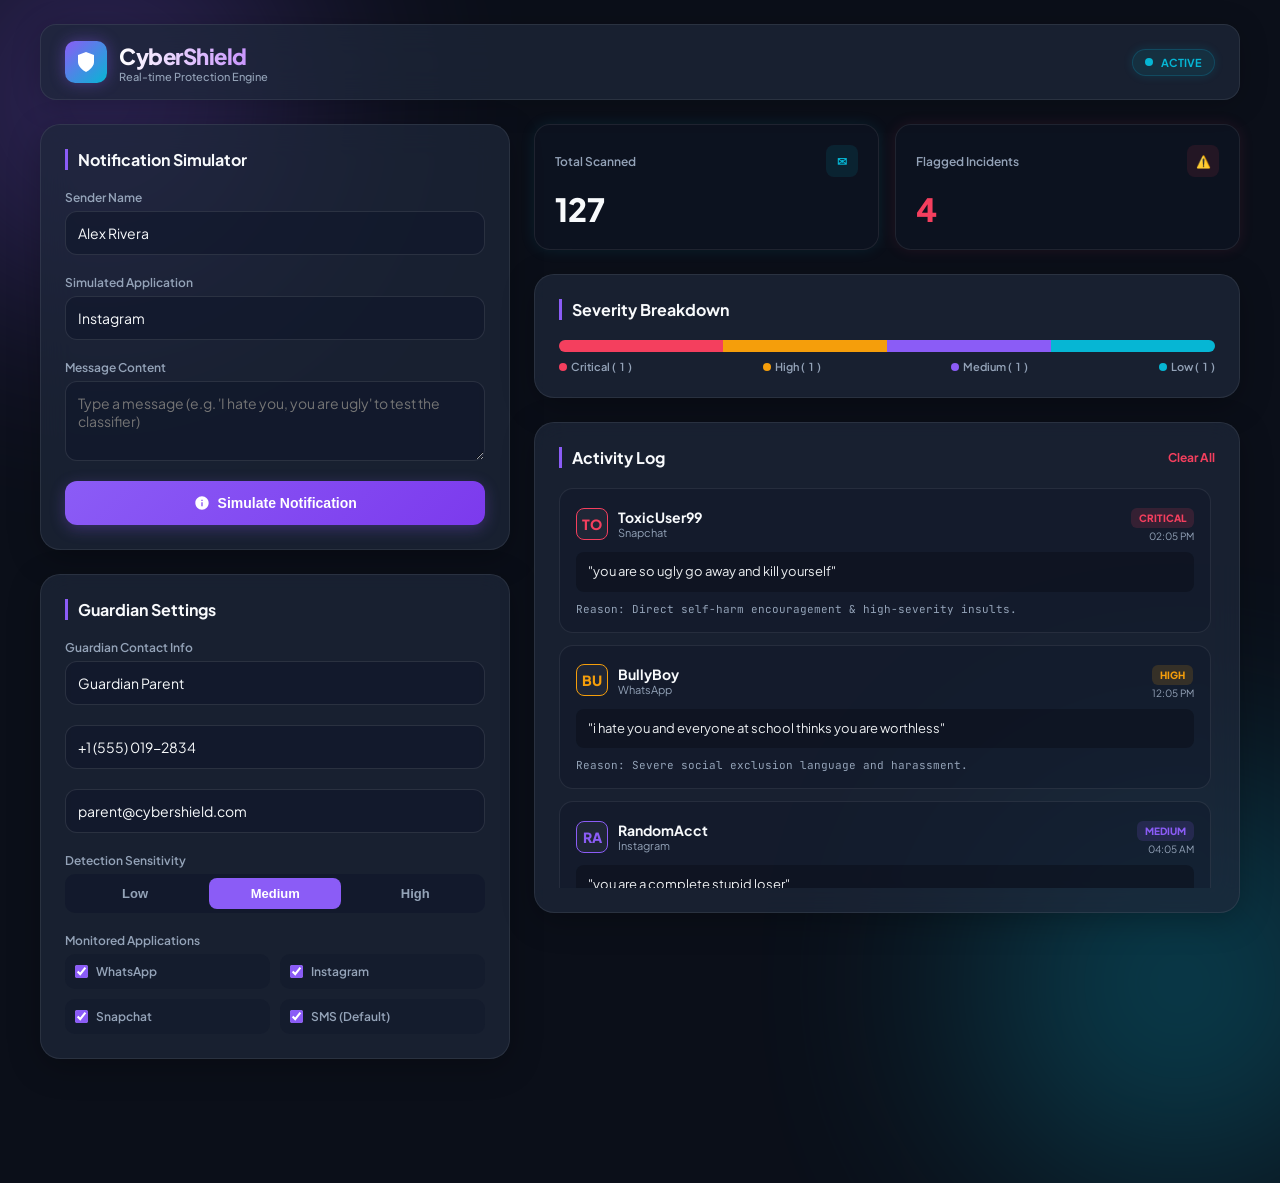
<file: cybershield_demo.html>
<!DOCTYPE html>
<html lang="en">
<head>
    <meta charset="UTF-8">
    <meta name="viewport" content="width=device-width, initial-scale=1.0">
    <title>CyberShield | Real-time Bullying Protection Dashboard</title>
    <link href="https://fonts.googleapis.com/css2?family=Plus+Jakarta+Sans:wght@400;500;600;700;800&family=JetBrains+Mono:wght@400;500;700&display=swap" rel="stylesheet">
    <style>
        :root {
            --dark-bg: #0b0f19;
            --card-bg: rgba(30, 41, 59, 0.7);
            --card-border: rgba(255, 255, 255, 0.08);
            --cyan-accent: #06b6d4;
            --purple-accent: #8b5cf6;
            --amber-accent: #f59e0b;
            --rose-accent: #f43f5e;
            --light-text: #f8fafc;
            --muted-text: #94a3b8;
            --glow-cyan: rgba(6, 182, 212, 0.15);
            --glow-purple: rgba(139, 92, 246, 0.15);
            --glow-rose: rgba(244, 63, 94, 0.15);
        }

        * {
            box-sizing: border-box;
            margin: 0;
            padding: 0;
            user-select: none;
        }

        body {
            font-family: 'Plus Jakarta Sans', sans-serif;
            background-color: var(--dark-bg);
            color: var(--light-text);
            min-height: 100vh;
            overflow-x: hidden;
            position: relative;
            padding: 24px;
        }

        /* Glowing background effects */
        body::before, body::after {
            content: '';
            position: absolute;
            width: 400px;
            height: 400px;
            border-radius: 50%;
            filter: blur(120px);
            z-index: -1;
            opacity: 0.3;
        }

        body::before {
            top: -100px;
            left: -100px;
            background: var(--purple-accent);
        }

        body::after {
            bottom: -100px;
            right: -100px;
            background: var(--cyan-accent);
        }

        .container {
            max-width: 1200px;
            margin: 0 auto;
            display: flex;
            flex-direction: column;
            gap: 24px;
        }

        /* Header design */
        header {
            display: flex;
            justify-content: space-between;
            align-items: center;
            padding: 16px 24px;
            background: var(--card-bg);
            backdrop-filter: blur(16px);
            border: 1px solid var(--card-border);
            border-radius: 16px;
            box-shadow: 0 4px 30px rgba(0, 0, 0, 0.2);
        }

        .logo-section {
            display: flex;
            align-items: center;
            gap: 12px;
        }

        .logo-icon {
            width: 42px;
            height: 42px;
            background: linear-gradient(135deg, var(--purple-accent), var(--cyan-accent));
            border-radius: 10px;
            display: flex;
            align-items: center;
            justify-content: center;
            box-shadow: 0 0 15px rgba(139, 92, 246, 0.4);
        }

        .logo-icon svg {
            width: 24px;
            height: 24px;
            fill: white;
        }

        .logo-text h1 {
            font-size: 22px;
            font-weight: 800;
            letter-spacing: -0.5px;
            background: linear-gradient(to right, #ffffff, #c084fc);
            -webkit-background-clip: text;
            -webkit-text-fill-color: transparent;
        }

        .logo-text p {
            font-size: 11px;
            color: var(--muted-text);
            font-weight: 500;
        }

        .status-badge {
            display: flex;
            align-items: center;
            gap: 8px;
            background: rgba(6, 182, 212, 0.1);
            border: 1px solid rgba(6, 182, 212, 0.2);
            padding: 6px 12px;
            border-radius: 20px;
            font-size: 11px;
            font-weight: 700;
            color: var(--cyan-accent);
            text-transform: uppercase;
            box-shadow: 0 0 10px var(--glow-cyan);
            animation: pulse 2s infinite;
        }

        .status-dot {
            width: 8px;
            height: 8px;
            background-color: var(--cyan-accent);
            border-radius: 50%;
        }

        @keyframes pulse {
            0% { transform: scale(1); opacity: 0.9; }
            50% { transform: scale(1.05); opacity: 1; }
            100% { transform: scale(1); opacity: 0.9; }
        }

        /* Two-column layout */
        .dashboard-grid {
            display: grid;
            grid-template-columns: 1fr 1.5fr;
            gap: 24px;
        }

        @media (max-width: 900px) {
            .dashboard-grid {
                grid-template-columns: 1fr;
            }
        }

        /* Card styles */
        .card {
            background: var(--card-bg);
            backdrop-filter: blur(16px);
            border: 1px solid var(--card-border);
            border-radius: 20px;
            padding: 24px;
            box-shadow: 0 8px 32px rgba(0, 0, 0, 0.25);
            display: flex;
            flex-direction: column;
            gap: 20px;
            transition: transform 0.2s ease, box-shadow 0.2s ease;
        }

        .card:hover {
            border-color: rgba(255, 255, 255, 0.12);
        }

        .card-title {
            font-size: 16px;
            font-weight: 700;
            color: var(--light-text);
            border-left: 3px solid var(--purple-accent);
            padding-left: 10px;
        }

        /* Forms and Controls */
        .input-group {
            display: flex;
            flex-direction: column;
            gap: 6px;
        }

        .input-group label {
            font-size: 12px;
            font-weight: 600;
            color: var(--muted-text);
        }

        input[type="text"], input[type="tel"], input[type="email"], textarea {
            background: rgba(15, 23, 42, 0.6);
            border: 1px solid rgba(255, 255, 255, 0.1);
            border-radius: 12px;
            padding: 12px;
            color: var(--light-text);
            font-family: inherit;
            font-size: 14px;
            transition: all 0.2s;
        }

        input:focus, textarea:focus {
            outline: none;
            border-color: var(--purple-accent);
            box-shadow: 0 0 10px rgba(139, 92, 246, 0.2);
        }

        /* Buttons */
        .btn {
            background: linear-gradient(135deg, var(--purple-accent), #7c3aed);
            color: white;
            border: none;
            border-radius: 12px;
            padding: 14px;
            font-size: 14px;
            font-weight: 700;
            cursor: pointer;
            transition: all 0.2s;
            display: flex;
            align-items: center;
            justify-content: center;
            gap: 8px;
            box-shadow: 0 4px 15px rgba(139, 92, 246, 0.3);
        }

        .btn:hover {
            transform: translateY(-1px);
            box-shadow: 0 6px 20px rgba(139, 92, 246, 0.5);
        }

        .btn:active {
            transform: translateY(1px);
        }

        .btn-secondary {
            background: rgba(255, 255, 255, 0.05);
            border: 1px solid rgba(255, 255, 255, 0.1);
            color: var(--light-text);
        }

        .btn-secondary:hover {
            background: rgba(255, 255, 255, 0.1);
            box-shadow: none;
        }

        /* Stats grid */
        .stats-grid {
            display: grid;
            grid-template-columns: 1fr 1fr;
            gap: 16px;
        }

        .stat-card {
            background: rgba(15, 23, 42, 0.4);
            border: 1px solid var(--card-border);
            border-radius: 16px;
            padding: 20px;
            display: flex;
            flex-direction: column;
            gap: 12px;
            position: relative;
            overflow: hidden;
        }

        .stat-header {
            display: flex;
            justify-content: space-between;
            align-items: center;
            color: var(--muted-text);
            font-size: 12px;
            font-weight: 600;
        }

        .stat-value {
            font-size: 32px;
            font-weight: 800;
            color: var(--light-text);
        }

        .stat-icon {
            width: 32px;
            height: 32px;
            border-radius: 8px;
            display: flex;
            align-items: center;
            justify-content: center;
        }

        /* Sensitivity slider */
        .sensitivity-toggle {
            display: grid;
            grid-template-columns: 1fr 1fr 1fr;
            gap: 8px;
            background: rgba(15, 23, 42, 0.6);
            padding: 4px;
            border-radius: 10px;
        }

        .sens-btn {
            background: transparent;
            border: none;
            color: var(--muted-text);
            padding: 8px;
            font-weight: 700;
            font-size: 13px;
            border-radius: 8px;
            cursor: pointer;
            transition: all 0.2s;
        }

        .sens-btn.active {
            background: var(--purple-accent);
            color: white;
        }

        /* Severity progress bar */
        .severity-bar-container {
            display: flex;
            flex-direction: column;
            gap: 8px;
        }

        .severity-bar {
            height: 12px;
            border-radius: 6px;
            background: rgba(255, 255, 255, 0.05);
            display: flex;
            overflow: hidden;
        }

        .sev-segment {
            height: 100%;
            transition: width 0.3s ease;
        }

        .sev-critical { background-color: var(--rose-accent); }
        .sev-high { background-color: var(--amber-accent); }
        .sev-medium { background-color: var(--purple-accent); }
        .sev-low { background-color: var(--cyan-accent); }

        .legend {
            display: flex;
            justify-content: space-between;
            font-size: 11px;
            color: var(--muted-text);
            font-weight: 600;
            flex-wrap: wrap;
            gap: 8px;
        }

        .legend-item {
            display: flex;
            align-items: center;
            gap: 4px;
        }

        .dot {
            width: 8px;
            height: 8px;
            border-radius: 50%;
        }

        /* Incident List layout */
        .log-header {
            display: flex;
            justify-content: space-between;
            align-items: center;
        }

        .clear-btn {
            font-size: 12px;
            color: var(--rose-accent);
            cursor: pointer;
            font-weight: 700;
        }

        .incident-list {
            display: flex;
            flex-direction: column;
            gap: 12px;
            max-height: 400px;
            overflow-y: auto;
            padding-right: 4px;
        }

        /* Custom Scrollbar */
        .incident-list::-webkit-scrollbar {
            width: 6px;
        }
        .incident-list::-webkit-scrollbar-track {
            background: rgba(0, 0, 0, 0.1);
        }
        .incident-list::-webkit-scrollbar-thumb {
            background: rgba(255, 255, 255, 0.1);
            border-radius: 3px;
        }

        .incident-row {
            background: rgba(15, 23, 42, 0.4);
            border: 1px solid var(--card-border);
            border-radius: 14px;
            padding: 16px;
            display: flex;
            flex-direction: column;
            gap: 10px;
            animation: slideIn 0.3s ease-out;
        }

        @keyframes slideIn {
            from { transform: translateY(10px); opacity: 0; }
            to { transform: translateY(0); opacity: 1; }
        }

        .incident-top {
            display: flex;
            justify-content: space-between;
            align-items: center;
        }

        .sender-info {
            display: flex;
            align-items: center;
            gap: 10px;
        }

        .avatar {
            width: 32px;
            height: 32px;
            border-radius: 8px;
            display: flex;
            align-items: center;
            justify-content: center;
            font-weight: 800;
            font-size: 14px;
        }

        .sender-name {
            font-size: 14px;
            font-weight: 700;
        }

        .app-name {
            font-size: 11px;
            color: var(--muted-text);
        }

        .badge {
            font-size: 10px;
            font-weight: 800;
            padding: 4px 8px;
            border-radius: 6px;
            text-transform: uppercase;
        }

        .badge-critical { background: rgba(244, 63, 94, 0.15); color: var(--rose-accent); }
        .badge-high { background: rgba(245, 158, 11, 0.15); color: var(--amber-accent); }
        .badge-medium { background: rgba(139, 92, 246, 0.15); color: var(--purple-accent); }
        .badge-low { background: rgba(6, 182, 212, 0.15); color: var(--cyan-accent); }

        .time-text {
            font-size: 10px;
            color: var(--muted-text);
            margin-top: 4px;
            text-align: right;
        }

        .message-box {
            background: rgba(11, 15, 25, 0.5);
            border-radius: 8px;
            padding: 10px 12px;
            font-size: 13px;
            line-height: 1.5;
            color: rgba(248, 250, 252, 0.95);
        }

        .reason-text {
            font-family: 'JetBrains Mono', monospace;
            font-size: 11px;
            color: var(--muted-text);
        }

        .empty-state {
            display: flex;
            flex-direction: column;
            align-items: center;
            justify-content: center;
            padding: 40px;
            gap: 12px;
            color: var(--muted-text);
        }

        .empty-state svg {
            width: 48px;
            height: 48px;
            stroke: var(--cyan-accent);
            opacity: 0.5;
        }

        .app-select-grid {
            display: grid;
            grid-template-columns: 1fr 1fr;
            gap: 10px;
        }

        .app-checkbox {
            display: flex;
            align-items: center;
            gap: 8px;
            background: rgba(15, 23, 42, 0.4);
            padding: 10px;
            border-radius: 10px;
            cursor: pointer;
            font-size: 12px;
            font-weight: 600;
        }

        .app-checkbox input {
            accent-color: var(--purple-accent);
        }
    </style>
</head>
<body>
    <div class="container">
        <!-- Header -->
        <header>
            <div class="logo-section">
                <div class="logo-icon">
                    <svg viewBox="0 0 24 24">
                        <path d="M12 22s8-4 8-10V5l-8-3-8 3v7c0 6 8 10 8 10z"/>
                    </svg>
                </div>
                <div class="logo-text">
                    <h1>CyberShield</h1>
                    <p>Real-time Protection Engine</p>
                </div>
            </div>
            <div class="status-badge" id="statusPill">
                <div class="status-dot"></div>
                <span>Active</span>
            </div>
        </header>

        <!-- Main Body -->
        <div class="dashboard-grid">
            <!-- Left Side: Simulator and Settings -->
            <div style="display: flex; flex-direction: column; gap: 24px;">
                <!-- Simulator Control Panel -->
                <div class="card">
                    <div class="card-title">Notification Simulator</div>
                    <div class="input-group">
                        <label for="senderName">Sender Name</label>
                        <input type="text" id="senderName" value="Alex Rivera" placeholder="Enter name...">
                    </div>
                    <div class="input-group">
                        <label for="appSource">Simulated Application</label>
                        <input type="text" id="appSource" value="Instagram" placeholder="e.g. WhatsApp, Instagram...">
                    </div>
                    <div class="input-group">
                        <label for="messageContent">Message Content</label>
                        <textarea id="messageContent" rows="3" placeholder="Type a message (e.g. 'I hate you, you are ugly' to test the classifier)"></textarea>
                    </div>
                    <button class="btn" onclick="simulateAlert()">
                        <svg width="16" height="16" fill="white" viewBox="0 0 24 24"><path d="M12 2C6.48 2 2 6.48 2 12s4.48 10 10 10 10-4.48 10-10S17.52 2 12 2zm1 15h-2v-6h2v6zm0-8h-2V7h2v2z"/></svg>
                        Simulate Notification
                    </button>
                </div>

                <!-- Settings Card -->
                <div class="card">
                    <div class="card-title">Guardian Settings</div>
                    <div class="input-group">
                        <label>Guardian Contact Info</label>
                        <input type="text" id="guardName" placeholder="Guardian Name" value="Guardian Parent">
                    </div>
                    <div class="input-group">
                        <input type="tel" id="guardPhone" placeholder="Guardian Phone" value="+1 (555) 019-2834">
                    </div>
                    <div class="input-group">
                        <input type="email" id="guardEmail" placeholder="Guardian Email" value="parent@cybershield.com">
                    </div>
                    
                    <div class="input-group">
                        <label>Detection Sensitivity</label>
                        <div class="sensitivity-toggle">
                            <button class="sens-btn" onclick="setSensitivity('Low')" id="sens-Low">Low</button>
                            <button class="sens-btn active" onclick="setSensitivity('Medium')" id="sens-Medium">Medium</button>
                            <button class="sens-btn" onclick="setSensitivity('High')" id="sens-High">High</button>
                        </div>
                    </div>

                    <div class="input-group">
                        <label>Monitored Applications</label>
                        <div class="app-select-grid">
                            <label class="app-checkbox"><input type="checkbox" checked> WhatsApp</label>
                            <label class="app-checkbox"><input type="checkbox" checked> Instagram</label>
                            <label class="app-checkbox"><input type="checkbox" checked> Snapchat</label>
                            <label class="app-checkbox"><input type="checkbox" checked> SMS (Default)</label>
                        </div>
                    </div>
                </div>
            </div>

            <!-- Right Side: Live Dashboard -->
            <div style="display: flex; flex-direction: column; gap: 24px;">
                <!-- Stats Overview -->
                <div class="stats-grid">
                    <div class="stat-card" style="box-shadow: 0 0 15px rgba(6, 182, 212, 0.1);">
                        <div class="stat-header">
                            <span>Total Scanned</span>
                            <div class="stat-icon" style="background: rgba(6, 182, 212, 0.1); color: var(--cyan-accent);">✉</div>
                        </div>
                        <div class="stat-value" id="scannedCount">127</div>
                    </div>
                    <div class="stat-card" style="box-shadow: 0 0 15px rgba(244, 63, 94, 0.1);">
                        <div class="stat-header">
                            <span>Flagged Incidents</span>
                            <div class="stat-icon" style="background: rgba(244, 63, 94, 0.1); color: var(--rose-accent);">⚠️</div>
                        </div>
                        <div class="stat-value" id="flaggedCount" style="color: var(--rose-accent);">4</div>
                    </div>
                </div>

                <!-- Severity Breakdown -->
                <div class="card">
                    <div class="card-title">Severity Breakdown</div>
                    <div class="severity-bar-container">
                        <div class="severity-bar">
                            <div class="sev-segment sev-critical" id="bar-critical" style="width: 25%;"></div>
                            <div class="sev-segment sev-high" id="bar-high" style="width: 25%;"></div>
                            <div class="sev-segment sev-medium" id="bar-medium" style="width: 25%;"></div>
                            <div class="sev-segment sev-low" id="bar-low" style="width: 25%;"></div>
                        </div>
                        <div class="legend">
                            <div class="legend-item"><div class="dot sev-critical"></div>Critical (<span id="lbl-critical">1</span>)</div>
                            <div class="legend-item"><div class="dot sev-high"></div>High (<span id="lbl-high">1</span>)</div>
                            <div class="legend-item"><div class="dot sev-medium"></div>Medium (<span id="lbl-medium">1</span>)</div>
                            <div class="legend-item"><div class="dot sev-low"></div>Low (<span id="lbl-low">1</span>)</div>
                        </div>
                    </div>
                </div>

                <!-- Activity Log -->
                <div class="card">
                    <div class="log-header">
                        <div class="card-title">Activity Log</div>
                        <div class="clear-btn" onclick="clearLogs()">Clear All</div>
                    </div>
                    <div class="incident-list" id="incidentList">
                        <!-- Items populated dynamically -->
                    </div>
                </div>
            </div>
        </div>
    </div>

    <!-- Logic Script -->
    <script>
        // Initial Mock Data
        let scanned = 127;
        let flagged = 4;
        let sensitivity = 'Medium';

        let incidents = [
            {
                id: 1,
                sender: "ToxicUser99",
                source: "Snapchat",
                message: "you are so ugly go away and kill yourself",
                severity: "CRITICAL",
                reason: "Direct self-harm encouragement & high-severity insults.",
                timestamp: Date.now() - 3600000 * 2
            },
            {
                id: 2,
                sender: "BullyBoy",
                source: "WhatsApp",
                message: "i hate you and everyone at school thinks you are worthless",
                severity: "HIGH",
                reason: "Severe social exclusion language and harassment.",
                timestamp: Date.now() - 3600000 * 4
            },
            {
                id: 3,
                sender: "RandomAcct",
                source: "Instagram",
                message: "you are a complete stupid loser",
                severity: "MEDIUM",
                reason: "Insulting and derogatory name-calling.",
                timestamp: Date.now() - 3600000 * 12
            },
            {
                id: 4,
                sender: "Annoyer",
                source: "SMS",
                message: "go away stop talking to us",
                severity: "LOW",
                reason: "Mild exclusion / annoyance markers.",
                timestamp: Date.now() - 3600000 * 24
            }
        ];

        // Bullying classification database
        const keywords = {
            critical: ["kill yourself", "die", "suicide", "hang yourself"],
            high: ["hate", "worthless", "ugly", "destroy", "harass"],
            medium: ["stupid", "loser", "idiot", "jerk", "fool"],
            low: ["go away", "annoying", "shut up", "dumb"]
        };

        function updateUI() {
            document.getElementById('scannedCount').innerText = scanned;
            document.getElementById('flaggedCount').innerText = flagged;

            // Count severities
            let counts = { CRITICAL: 0, HIGH: 0, MEDIUM: 0, LOW: 0 };
            incidents.forEach(inc => {
                counts[inc.severity]++;
            });

            // Update Breakdown counts
            document.getElementById('lbl-critical').innerText = counts.CRITICAL;
            document.getElementById('lbl-high').innerText = counts.HIGH;
            document.getElementById('lbl-medium').innerText = counts.MEDIUM;
            document.getElementById('lbl-low').innerText = counts.LOW;

            // Update segments
            let total = incidents.length || 1;
            document.getElementById('bar-critical').style.width = `${(counts.CRITICAL / total) * 100}%`;
            document.getElementById('bar-high').style.width = `${(counts.HIGH / total) * 100}%`;
            document.getElementById('bar-medium').style.width = `${(counts.MEDIUM / total) * 100}%`;
            document.getElementById('bar-low').style.width = `${(counts.LOW / total) * 100}%`;

            // Update Log
            let list = document.getElementById('incidentList');
            if (incidents.length === 0) {
                list.innerHTML = `
                    <div class="empty-state">
                        <svg fill="none" stroke="currentColor" viewBox="0 0 24 24">
                            <path stroke-linecap="round" stroke-linejoin="round" stroke-width="2" d="M9 12l2 2 4-4m6 2a9 9 0 11-18 0 9 9 0 0118 0z"></path>
                        </svg>
                        <p>No incidents detected yet. Simulate one above!</p>
                    </div>
                `;
                return;
            }

            list.innerHTML = incidents.map(inc => {
                let badgeClass = `badge-${inc.severity.toLowerCase()}`;
                let initials = inc.sender.substring(0, 2).toUpperCase();
                let time = new Date(inc.timestamp).toLocaleTimeString([], {hour: '2-digit', minute:'2-digit'});
                
                // Color mapping for avatar
                let color = "var(--cyan-accent)";
                if (inc.severity === "CRITICAL") color = "var(--rose-accent)";
                if (inc.severity === "HIGH") color = "var(--amber-accent)";
                if (inc.severity === "MEDIUM") color = "var(--purple-accent)";

                return `
                    <div class="incident-row">
                        <div class="incident-top">
                            <div class="sender-info">
                                <div class="avatar" style="background: rgba(255,255,255,0.05); color: ${color}; border: 1px solid ${color}">${initials}</div>
                                <div>
                                    <div class="sender-name">${inc.sender}</div>
                                    <div class="app-name">${inc.source}</div>
                                </div>
                            </div>
                            <div>
                                <span class="badge ${badgeClass}">${inc.severity}</span>
                                <div class="time-text">${time}</div>
                            </div>
                        </div>
                        <div class="message-box">"${inc.message}"</div>
                        <div class="reason-text">Reason: ${inc.reason}</div>
                    </div>
                `;
            }).join('');
        }

        function simulateAlert() {
            scanned++;
            
            let name = document.getElementById('senderName').value.trim() || "Anonymous";
            let app = document.getElementById('appSource').value.trim() || "WhatsApp";
            let msg = document.getElementById('messageContent').value.trim();

            if (!msg) {
                alert("Please enter message content first!");
                return;
            }

            // Run NLP Heuristics
            let severity = null;
            let reason = "";

            let msgLower = msg.toLowerCase();

            // Check triggers
            if (keywords.critical.some(word => msgLower.includes(word))) {
                severity = "CRITICAL";
                reason = "Detected active self-harm keywords or direct violence threat.";
            } else if (keywords.high.some(word => msgLower.includes(word))) {
                severity = "HIGH";
                reason = "Severe targeted abuse, social exclusion, or harassment words detected.";
            } else if (keywords.medium.some(word => msgLower.includes(word))) {
                severity = "MEDIUM";
                reason = "Derogatory name-calling, moderate insults, or insults detected.";
            } else if (keywords.low.some(word => msgLower.includes(word))) {
                severity = "LOW";
                reason = "Detected soft annoyance, mild isolation, or boundary markers.";
            }

            // Adjust based on sensitivity
            if (sensitivity === 'High' && !severity) {
                // High sensitivity flags minor words
                if (msgLower.split(" ").length > 3) {
                    severity = "LOW";
                    reason = "Flagged due to High Sensitivity setting inspecting general interaction patterns.";
                }
            }

            if (severity) {
                flagged++;
                // Add to list
                incidents.unshift({
                    id: Date.now(),
                    sender: name,
                    source: app,
                    message: msg,
                    severity: severity,
                    reason: reason,
                    timestamp: Date.now()
                });
                
                // Alert simulation UI
                let pill = document.getElementById('statusPill');
                pill.style.background = "rgba(244, 63, 94, 0.15)";
                pill.style.border = "1px solid rgba(244, 63, 94, 0.3)";
                pill.querySelector('span').innerText = "FLAGGED";
                pill.querySelector('span').style.color = "var(--rose-accent)";
                pill.querySelector('.status-dot').style.backgroundColor = "var(--rose-accent)";

                setTimeout(() => {
                    pill.style.background = "rgba(6, 182, 212, 0.1)";
                    pill.style.border = "1px solid rgba(6, 182, 212, 0.2)";
                    pill.querySelector('span').innerText = "ACTIVE";
                    pill.querySelector('span').style.color = "var(--cyan-accent)";
                    pill.querySelector('.status-dot').style.backgroundColor = "var(--cyan-accent)";
                }, 4000);
            }

            document.getElementById('messageContent').value = "";
            updateUI();
        }

        function setSensitivity(level) {
            sensitivity = level;
            document.querySelectorAll('.sens-btn').forEach(btn => btn.classList.remove('active'));
            document.getElementById(`sens-${level}`).classList.add('active');
        }

        function clearLogs() {
            incidents = [];
            flagged = 0;
            updateUI();
        }

        // Initialize on load
        updateUI();
    </script>
</body>
</html>
</file>
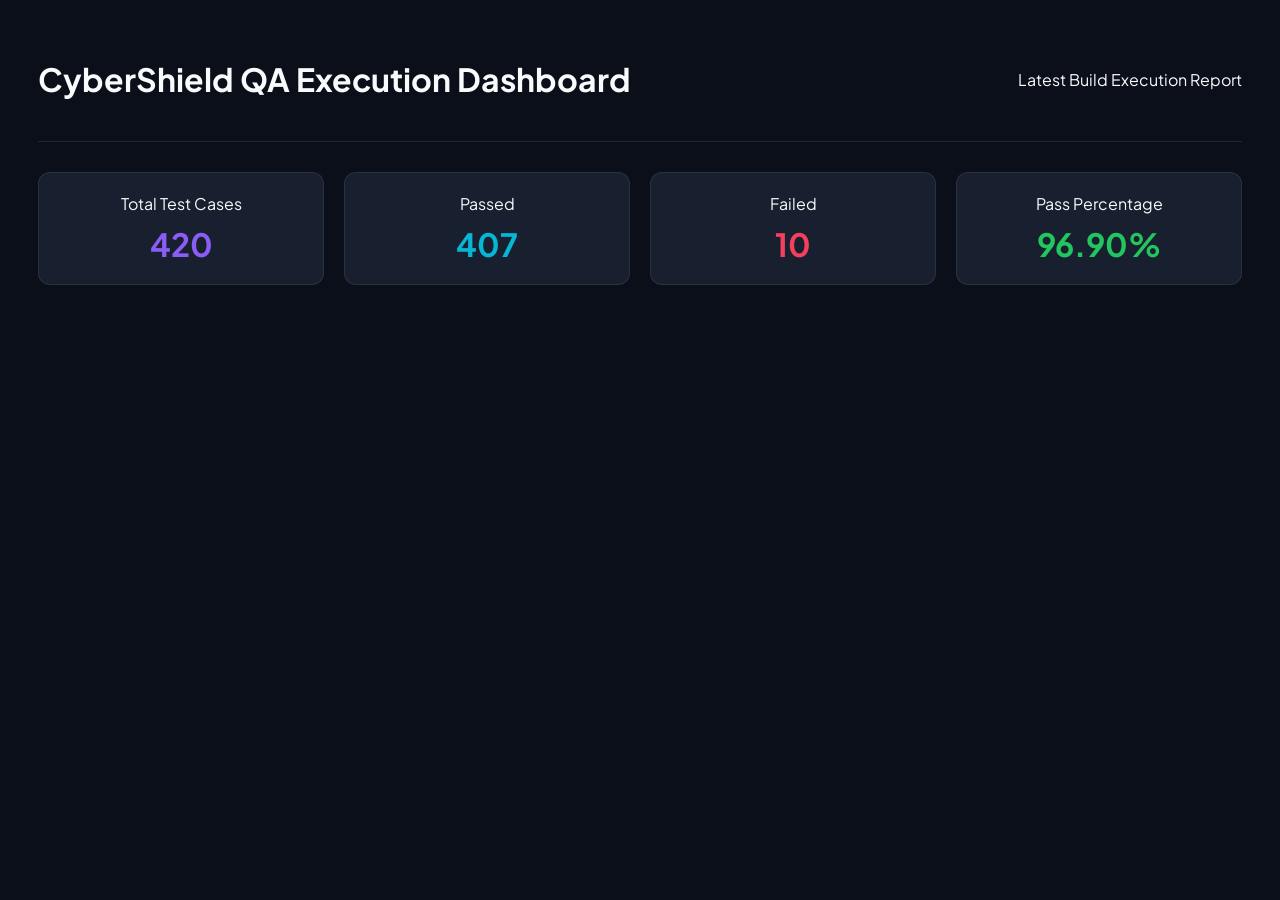
<file: Test-Results/HTML/dashboard.html>
<!DOCTYPE html>
<html lang="en">
<head>
    <meta charset="UTF-8">
    <title>CyberShield E2E Automation Dashboard</title>
    <link href="https://fonts.googleapis.com/css2?family=Plus+Jakarta+Sans:wght@400;500;600;700&display=swap" rel="stylesheet">
    <style>
        :root {
            --dark-bg: #0b0f19;
            --card-bg: rgba(30, 41, 59, 0.7);
            --cyan-accent: #06b6d4;
            --purple-accent: #8b5cf6;
            --rose-accent: #f43f5e;
            --light-text: #f8fafc;
            --muted-text: #94a3b8;
        }
        body {
            font-family: 'Plus Jakarta Sans', sans-serif;
            background-color: var(--dark-bg);
            color: var(--light-text);
            padding: 30px;
        }
        .header {
            display: flex;
            justify-content: space-between;
            align-items: center;
            border-bottom: 1px solid rgba(255,255,255,0.1);
            padding-bottom: 20px;
            margin-bottom: 30px;
        }
        .metrics-grid {
            display: grid;
            grid-template-columns: repeat(4, 1fr);
            gap: 20px;
            margin-bottom: 30px;
        }
        .metric-card {
            background: var(--card-bg);
            border: 1px solid rgba(255,255,255,0.08);
            border-radius: 12px;
            padding: 20px;
            text-align: center;
        }
        .metric-value {
            font-size: 32px;
            font-weight: 700;
            margin-top: 10px;
        }
        .value-pass { color: var(--cyan-accent); }
        .value-fail { color: var(--rose-accent); }
        .value-total { color: var(--purple-accent); }
    </style>
</head>
<body>
    <div class="header">
        <h1>CyberShield QA Execution Dashboard</h1>
        <div>Latest Build Execution Report</div>
    </div>
    <div class="metrics-grid">
        <div class="metric-card">
            <div>Total Test Cases</div>
            <div class="metric-value value-total">420</div>
        </div>
        <div class="metric-card">
            <div>Passed</div>
            <div class="metric-value value-pass">407</div>
        </div>
        <div class="metric-card">
            <div>Failed</div>
            <div class="metric-value value-fail">10</div>
        </div>
        <div class="metric-card">
            <div>Pass Percentage</div>
            <div class="metric-value" style="color:#22c55e;">96.90%</div>
        </div>
    </div>
</body>
</html>
</file>
